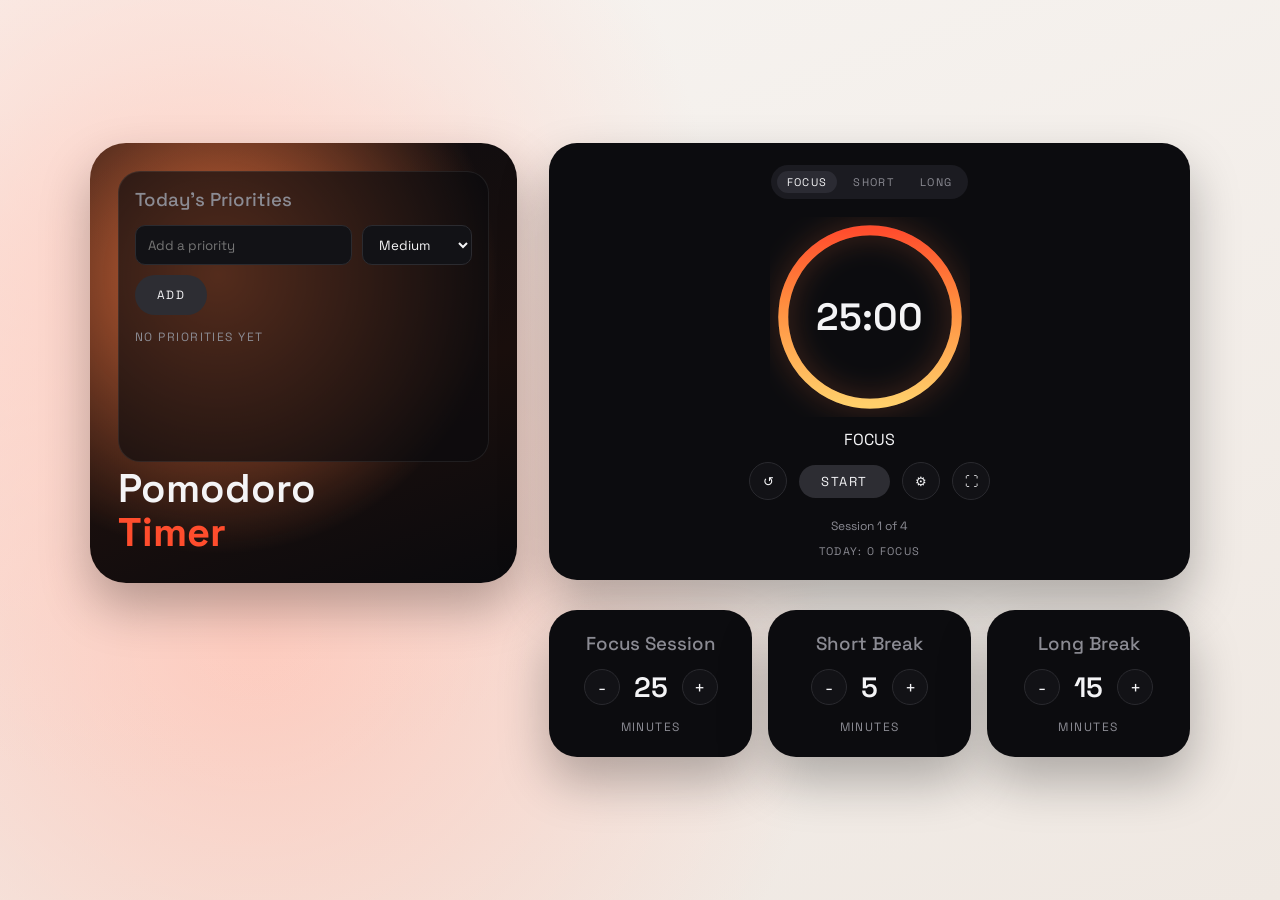
<file: pomodoro/index.html>
<!DOCTYPE html>
<html lang="en">
<head>
  <meta charset="UTF-8" />
  <meta name="viewport" content="width=device-width, initial-scale=1.0" />
  <title>Pomodoro Timer</title>
  <link rel="preconnect" href="https://fonts.googleapis.com" />
  <link rel="preconnect" href="https://fonts.gstatic.com" crossorigin />
  <link href="https://fonts.googleapis.com/css2?family=Space+Grotesk:wght@400;500;600;700&display=swap" rel="stylesheet" />
  <style>
    :root {
      --bg-1: #f7f4f1;
      --bg-2: #efe8e2;
      --card: #0c0c0f;
      --card-soft: #141418;
      --ring-track: #2a2a2e;
      --ring-hot: #ff4d2d;
      --ring-warm: #ff8a3d;
      --ring-cool: #ffcf6b;
      --muted: #8b8b93;
      --text: #f4f4f6;
      --accent: #ff4d2d;
      --shadow: 0 24px 50px rgba(0, 0, 0, 0.28);
      --radius: 28px;
    }

    body[data-theme="ember"] {
      --bg-1: #f7f4f1;
      --bg-2: #efe8e2;
      --card: #0c0c0f;
      --card-soft: #141418;
      --ring-track: #2a2a2e;
      --ring-hot: #ff4d2d;
      --ring-warm: #ff8a3d;
      --ring-cool: #ffcf6b;
      --muted: #8b8b93;
      --text: #f4f4f6;
      --accent: #ff4d2d;
    }

    body[data-theme="mint"] {
      --bg-1: #eef4f1;
      --bg-2: #e1efe9;
      --card: #0a1110;
      --card-soft: #131b1a;
      --ring-track: #24302e;
      --ring-hot: #38d39f;
      --ring-warm: #5dd9f7;
      --ring-cool: #a6f7e6;
      --muted: #7f9891;
      --text: #f2f6f5;
      --accent: #38d39f;
    }

    * {
      box-sizing: border-box;
      margin: 0;
      padding: 0;
      font-family: "Space Grotesk", sans-serif;
    }

    body {
      min-height: 100vh;
      background: radial-gradient(circle at 15% 30%, rgba(255, 208, 196, 0.9) 0%, transparent 42%),
        radial-gradient(circle at 20% 70%, rgba(255, 193, 178, 0.8) 0%, transparent 48%),
        linear-gradient(160deg, var(--bg-1), var(--bg-2));
      color: var(--text);
      display: flex;
      align-items: center;
      justify-content: center;
      padding: 32px;
    }

    body[data-theme="mint"] {
      background: radial-gradient(circle at 18% 28%, rgba(142, 241, 214, 0.55) 0%, transparent 45%),
        radial-gradient(circle at 22% 70%, rgba(99, 214, 255, 0.35) 0%, transparent 50%),
        linear-gradient(160deg, var(--bg-1), var(--bg-2));
    }

    .app {
      display: grid;
      grid-template-columns: 1fr 1.5fr;
      gap: 32px;
      max-width: 1100px;
      width: 100%;
    }

    .hero {
      background: radial-gradient(circle at 30% 30%, rgba(255, 122, 64, 0.85), transparent 65%),
        linear-gradient(160deg, #0c0c10, #1a0f0d 60%, #0a0a0d);
      border-radius: 36px;
      padding: 28px;
      box-shadow: var(--shadow);
      display: grid;
      gap: 5px;
      grid-template-rows: 1fr auto;
      height: 440px;
    }

    .hero h1 {
      font-size: clamp(28px, 3.2vw, 40px);
      line-height: 1.1;
      font-weight: 600;
    }

    .hero h1 span {
      color: var(--accent);
      font-weight: 700;
    }

    .hero-header {
      display: grid;
      gap: 10px;
      align-content: end;
      margin-top: auto;
    }

    .hero .todo-card {
      background: rgba(12, 12, 15, 0.65);
      border: 1px solid rgba(255, 255, 255, 0.08);
      box-shadow: none;
      padding: 16px;
      border-radius: 22px;
      margin-bottom: 5px;
      display: grid;
      grid-template-rows: auto auto minmax(0, 1fr);
      height: 100%;
      min-height: 0;
    }

    .hero .todo-list {
      max-height: none;
    }

    .panel {
      display: grid;
      margin-top: 6px;
      gap: 16px;
      grid-template-columns: repeat(3, minmax(0, 1fr));
    }

    .card {
      background: var(--card);
      border-radius: var(--radius);
      box-shadow: var(--shadow);
      padding: 22px;
      position: relative;
      overflow: hidden;
      /* min-height: 240px; */
    }

    .card.round {
      display: grid;
      place-items: center;
      gap: 12px;
      min-height: 310px;
    }

    .timer-wrap {
      width: 100%;
      display: grid;
      place-items: center;
      gap: 12px;
    }

    .ring {
      width: 200px;
      height: 200px;
      position: relative;
    }

    .ring svg {
      width: 100%;
      height: 100%;
      transform: rotate(-90deg);
    }

    #progressRing {
      transition: stroke-dashoffset 1s linear;
      filter: drop-shadow(0 0 8px rgba(255, 122, 64, 0.35));
    }

    .ring .time {
      position: absolute;
      inset: 0;
      display: grid;
      place-items: center;
      text-align: center;
      gap: 6px;
    }

    .mode-tabs {
      display: inline-flex;
      gap: 6px;
      padding: 6px;
      background: #1b1b21;
      border-radius: 999px;
      font-size: 11px;
      text-transform: uppercase;
      letter-spacing: 0.12em;
      margin-bottom: 6px;
    }

    .mode-tab {
      border: none;
      background: transparent;
      color: var(--muted);
      padding: 4px 10px;
      border-radius: 999px;
      cursor: pointer;
      font-size: 11px;
      letter-spacing: 0.12em;
      text-transform: uppercase;
    }

    .mode-tab.active {
      background: #2b2b33;
      color: var(--text);
    }

    .time .mode {
      font-size: 12px;
      letter-spacing: 0.16em;
      color: var(--muted);
    }

    .time .clock {
      font-size: 38px;
      font-weight: 600;
    }

    .dots {
      display: flex;
      gap: 6px;
      align-items: center;
    }

    .dot {
      width: 6px;
      height: 6px;
      border-radius: 999px;
      background: #333339;
    }

    .dot.active {
      background: var(--accent);
      box-shadow: 0 0 8px rgba(255, 77, 45, 0.6);
    }

    .controls {
      display: flex;
      align-items: center;
      gap: 12px;
    }

    .btn {
      background: #2d2d33;
      color: var(--text);
      border: none;
      border-radius: 999px;
      padding: 8px 22px;
      font-size: 13px;
      letter-spacing: 0.12em;
      text-transform: uppercase;
      cursor: pointer;
      transition: transform 0.2s ease, background 0.2s ease;
    }

    .btn:hover {
      background: #3a3a42;
      transform: translateY(-1px);
    }

    .icon-btn {
      width: 38px;
      height: 38px;
      border-radius: 50%;
      border: 1px solid #2a2a2f;
      background: #121216;
      color: var(--text);
      display: grid;
      place-items: center;
      cursor: pointer;
    }

    .icon-btn:hover {
      border-color: #3c3c42;
    }

    .mini-card {
      display: grid;
      gap: 14px;
      align-content: center;
      text-align: center;
      min-height: 140px;
    }

    .todo-card {
      display: grid;
      gap: 14px;
      min-height: 140px;
    }

    .todo-card h3 {
      font-weight: 500;
      color: var(--muted);
    }

    .todo-input {
      display: flex;
      gap: 10px;
      align-items: center;
      flex-wrap: wrap;
    }

    .todo-input input {
      padding: 10px 12px;
      border-radius: 10px;
      border: 1px solid #2b2b30;
      background: #121216;
      color: var(--text);
      height: 40px;
      flex: 1 1 200px;
    }

    .todo-input select {
      padding: 10px 12px;
      border-radius: 10px;
      border: 1px solid #2b2b30;
      background: #121216;
      color: var(--text);
      height: 40px;
      min-width: 110px;
      flex: 0 0 auto;
    }

    .todo-input button {
      border-radius: 999px;
      border: none;
      padding: 8px 16px;
      background: #2d2d33;
      color: var(--text);
      cursor: pointer;
      font-size: 12px;
      letter-spacing: 0.1em;
      text-transform: uppercase;
      height: 40px;
      min-width: 72px;
      flex: 0 0 auto;
    }

    .todo-list {
      display: flex;
      flex-direction: column;
      gap: 8px;
      justify-content: flex-start;
      overflow-y: auto;
      padding-right: 6px;
      min-height: 0;
    }

    .todo-list::-webkit-scrollbar,
    .settings::-webkit-scrollbar {
      width: 6px;
    }

    .todo-list::-webkit-scrollbar-track,
    .settings::-webkit-scrollbar-track {
      background: transparent;
    }

    .todo-list::-webkit-scrollbar-thumb,
    .settings::-webkit-scrollbar-thumb {
      background: rgba(255, 255, 255, 0.18);
      border-radius: 999px;
    }

    .todo-list,
    .settings {
      scrollbar-color: rgba(255, 255, 255, 0.18) transparent;
      scrollbar-width: thin;
    }

    .todo-item {
      display: grid;
      grid-template-columns: auto 1fr auto;
      gap: 10px;
      align-items: center;
      padding: 8px 10px;
      border-radius: 10px;
      background: #141418;
      font-size: 13px;
      height: 58px;
    }

    .todo-text {
      overflow: hidden;
      text-overflow: ellipsis;
      white-space: nowrap;
    }

    .todo-item input[type="checkbox"] {
      appearance: none;
      width: 18px;
      height: 18px;
      border-radius: 6px;
      border: 1px solid #2b2b30;
      background: #101015;
      display: grid;
      place-items: center;
      cursor: pointer;
    }

    .todo-item input[type="checkbox"]::after {
      content: "";
      width: 10px;
      height: 10px;
      border-radius: 3px;
      background: var(--accent);
      transform: scale(0);
      transition: transform 0.15s ease;
    }

    .todo-item input[type="checkbox"]:checked::after {
      transform: scale(1);
    }

    .todo-item.done .todo-text {
      text-decoration: line-through;
      color: var(--muted);
    }

    .todo-item button {
      background: transparent;
      border: none;
      color: var(--muted);
      cursor: pointer;
      font-size: 14px;
    }

    .toast-container {
      position: fixed;
      right: 24px;
      bottom: 24px;
      display: grid;
      gap: 10px;
      z-index: 999;
    }

    .toast {
      background: rgba(18, 18, 22, 0.92);
      color: var(--text);
      padding: 12px 16px;
      border-radius: 12px;
      box-shadow: var(--shadow);
      font-size: 12px;
      letter-spacing: 0.12em;
      text-transform: uppercase;
      animation: toastIn 0.3s ease;
    }

    @keyframes toastIn {
      from {
        opacity: 0;
        transform: translateY(10px);
      }
      to {
        opacity: 1;
        transform: translateY(0);
      }
    }

    .mini-card h3 {
      font-weight: 500;
      color: var(--muted);
    }

    .counter {
      display: flex;
      align-items: center;
      justify-content: center;
      gap: 14px;
    }

    .counter button {
      width: 36px;
      height: 36px;
      border-radius: 50%;
      border: 1px solid #2a2a2f;
      background: #121216;
      color: var(--text);
      cursor: pointer;
      font-size: 18px;
    }

    .counter span {
      font-size: 28px;
      font-weight: 600;
    }

    .settings {
      position: absolute;
      inset: 0;
      background: rgba(7, 7, 9, 0.92);
      display: none;
      padding: 24px;
      border-radius: var(--radius);
      backdrop-filter: blur(8px);
      overflow-y: auto;
    }

    .settings.active {
      display: grid;
      gap: 18px;
      align-content: start;
    }

    .settings header {
      display: flex;
      align-items: center;
      justify-content: space-between;
      color: var(--text);
    }

    .settings .pill {
      display: inline-flex;
      gap: 6px;
      padding: 6px;
      background: #1b1b21;
      border-radius: 999px;
      font-size: 12px;
      text-transform: uppercase;
      letter-spacing: 0.14em;
    }

    .settings .pill .pill-tab {
      padding: 6px 12px;
      border-radius: 999px;
      color: var(--muted);
      background: transparent;
      border: none;
      cursor: pointer;
      font-size: 12px;
      letter-spacing: 0.14em;
      text-transform: uppercase;
    }

    .settings .pill .pill-tab.active {
      background: #2b2b33;
      color: var(--text);
    }

    .settings-panel {
      display: none;
      gap: 14px;
    }

    .settings-panel.active {
      display: grid;
    }

    .setting-row {
      display: flex;
      align-items: center;
      justify-content: space-between;
      font-size: 14px;
      color: var(--text);
    }

    .setting-row label {
      color: var(--muted);
    }

    .setting-row input {
      width: 64px;
      padding: 6px 8px;
      border-radius: 8px;
      border: 1px solid #2b2b30;
      background: #121216;
      color: var(--text);
      text-align: center;
    }

    .setting-row select {
      width: 140px;
      padding: 6px 8px;
      border-radius: 8px;
      border: 1px solid #2b2b30;
      background: #121216;
      color: var(--text);
    }
    .timer{
      display: grid;
      gap: 24px;
    }

    body.fullscreen .hero,
    body.fullscreen .panel {
      display: none;
    }

    body.fullscreen .app {
      grid-template-columns: 1fr;
      max-width: 900px;
    }

    body.fullscreen .timer {
      place-items: center;
    }

    body.fullscreen .card.round {
      min-height: 420px;
    }

    .status {
      font-size: 12px;
      color: var(--muted);
      text-transform: uppercase;
      letter-spacing: 0.12em;
    }

    .footer {
      display: flex;
      gap: 12px;
      align-items: center;
      justify-content: center;
      margin-top: 6px;
      color: var(--muted);
      font-size: 12px;
    }

    .stats {
      margin-top: -2px;
      font-size: 11px;
      text-transform: uppercase;
      letter-spacing: 0.12em;
      color: var(--muted);
    }

    @media (max-width: 960px) {
      .app {
        grid-template-columns: 1fr;
      }

      .panel {
        grid-template-columns: 1fr;
      }

      .card {
        min-height: 60px;
      }
    }
  </style>
</head>
<body>
  <main class="app">
    <section class="hero">
      <div class="card todo-card">
        <h3>Today’s Priorities</h3>
        <div class="todo-input">
          <input id="todayPriorityInput" type="text" placeholder="Add a priority" />
          <select id="todayPriorityLevel" aria-label="Priority">
            <option value="high">High</option>
            <option value="med" selected>Medium</option>
            <option value="low">Low</option>
          </select>
          <button id="addPriorityBtn" type="button">Add</button>
        </div>
        <div class="todo-list" id="todayPriorityList"></div>
      </div>
      <div class="hero-header">
        <h1>Pomodoro<br /><span>Timer</span></h1>
      </div>
    </section>

    <section class="timer">
      <div class="card round">
        <div class="timer-wrap">
          <div class="mode-tabs" role="tablist">
            <button class="mode-tab active" type="button" data-mode="focus">Focus</button>
            <button class="mode-tab" type="button" data-mode="shortBreak">Short</button>
            <button class="mode-tab" type="button" data-mode="longBreak">Long</button>
          </div>
          <div class="ring">
            <svg viewBox="0 0 120 120">
              <defs>
                <linearGradient id="ringGradient" x1="0%" y1="0%" x2="100%" y2="0%">
                  <stop offset="0%" stop-color="var(--ring-cool)" />
                  <stop offset="60%" stop-color="var(--ring-warm)" />
                  <stop offset="100%" stop-color="var(--ring-hot)" />
                </linearGradient>
              </defs>
              <circle cx="60" cy="60" r="52" fill="none" stroke="var(--ring-track)" stroke-width="6" />
              <circle id="progressRing" cx="60" cy="60" r="52" fill="none" stroke="url(#ringGradient)" stroke-width="6" stroke-linecap="round" stroke-dasharray="327" stroke-dashoffset="0" />
            </svg>
            <div class="time">
              <div class="clock" id="timeDisplay">25:00</div>
            </div>
          </div>
          <div class="mode" id="modeLabel">FOCUS</div>
          <div class="controls">
            <button class="icon-btn" id="resetBtn" title="Reset">&#8634;</button>
            <button class="btn" id="toggleBtn">Start</button>
            <button class="icon-btn" id="settingsBtn" title="Settings">&#9881;</button>
            <button class="icon-btn" id="fullscreenBtn" title="Focus mode">&#x26F6;</button>
          </div>
          <div class="footer" id="cycleLabel">Session 1 of 4</div>
          <div class="stats" id="statsLabel">Today: 0 focus</div>
        </div>

        <div class="settings" id="settingsPanel">
          <header>
            <span>Settings</span>
            <button class="icon-btn" id="closeSettings" title="Close">&#10005;</button>
          </header>
          <div class="pill" role="tablist">
            <button class="pill-tab active" id="durationTab" type="button" data-panel="duration">Duration</button>
            <button class="pill-tab" id="notificationsTab" type="button" data-panel="notifications">Notifications</button>
          </div>
          <div class="settings-panel active" id="durationPanel" data-panel="duration">
            <div class="setting-row">
              <label for="focusInput">Focus Session</label>
              <input id="focusInput" type="number" min="5" max="90" step="1" value="25" />
            </div>
            <div class="setting-row">
              <label for="shortInput">Short Break</label>
              <input id="shortInput" type="number" min="1" max="30" step="1" value="5" />
            </div>
            <div class="setting-row">
              <label for="longInput">Long Break</label>
              <input id="longInput" type="number" min="5" max="60" step="1" value="15" />
            </div>
            <div class="setting-row">
              <label for="cycleInput">Long Break After</label>
              <input id="cycleInput" type="number" min="2" max="8" step="1" value="4" />
            </div>
            <div class="setting-row">
              <label for="themeSelect">Theme</label>
              <select id="themeSelect">
                <option value="ember">Ember</option>
                <option value="mint">Mint</option>
              </select>
            </div>
            <div class="setting-row">
              <label for="soundToggle">Sound</label>
              <input id="soundToggle" type="checkbox" />
            </div>
          </div>
          <div class="settings-panel" id="notificationsPanel" data-panel="notifications">
            <div class="setting-row">
              <label for="notifyToggle">Desktop Alerts</label>
              <input id="notifyToggle" type="checkbox" />
            </div>
            <div class="setting-row">
              <label for="autoStartToggle">Auto-start next</label>
              <input id="autoStartToggle" type="checkbox" />
            </div>
          </div>
          <button class="btn" id="saveSettings">Save</button>
        </div>
      </div>
    
    
        <section class="panel">
      <div class="card mini-card">
        <h3>Focus Session</h3>
        <div class="counter">
          <button id="focusMinus">-</button>
          <span id="focusMinutes">25</span>
          <button id="focusPlus">+</button>
        </div>
        <div class="status">Minutes</div>
      </div>

      <div class="card mini-card">
        <h3>Short Break</h3>
        <div class="counter">
          <button id="shortMinus">-</button>
          <span id="shortMinutes">5</span>
          <button id="shortPlus">+</button>
        </div>
        <div class="status">Minutes</div>
      </div>

      <div class="card mini-card">
        <h3>Long Break</h3>
        <div class="counter">
          <button id="longMinus">-</button>
          <span id="longMinutes">15</span>
          <button id="longPlus">+</button>
        </div>
        <div class="status">Minutes</div>
      </div>

    </section>
    </section>
  </main>

  <div class="toast-container" id="toastContainer"></div>

  <script>
    const defaults = {
      focus: 25,
      shortBreak: 5,
      longBreak: 15,
      longBreakAfter: 4,
      theme: "ember",
      sound: false,
      notify: false,
      autoStart: false
    };

    const state = {
      mode: "focus",
      remaining: defaults.focus * 60,
      duration: defaults.focus * 60,
      running: false,
      timer: null,
      sessionsCompleted: 0
    };

    const elements = {
      timeDisplay: document.getElementById("timeDisplay"),
      modeLabel: document.getElementById("modeLabel"),
      toggleBtn: document.getElementById("toggleBtn"),
      resetBtn: document.getElementById("resetBtn"),
      settingsBtn: document.getElementById("settingsBtn"),
      fullscreenBtn: document.getElementById("fullscreenBtn"),
      settingsPanel: document.getElementById("settingsPanel"),
      closeSettings: document.getElementById("closeSettings"),
      saveSettings: document.getElementById("saveSettings"),
      focusInput: document.getElementById("focusInput"),
      shortInput: document.getElementById("shortInput"),
      longInput: document.getElementById("longInput"),
      cycleInput: document.getElementById("cycleInput"),
      themeSelect: document.getElementById("themeSelect"),
      soundToggle: document.getElementById("soundToggle"),
      notifyToggle: document.getElementById("notifyToggle"),
      autoStartToggle: document.getElementById("autoStartToggle"),
      progressRing: document.getElementById("progressRing"),
      cycleLabel: document.getElementById("cycleLabel"),
      statsLabel: document.getElementById("statsLabel"),
      toastContainer: document.getElementById("toastContainer"),
      todayPriorityList: document.getElementById("todayPriorityList"),
      todayPriorityInput: document.getElementById("todayPriorityInput"),
      todayPriorityLevel: document.getElementById("todayPriorityLevel"),
      addPriorityBtn: document.getElementById("addPriorityBtn"),
      focusMinutes: document.getElementById("focusMinutes"),
      shortMinutes: document.getElementById("shortMinutes"),
      longMinutes: document.getElementById("longMinutes")
    };

    const counters = [
      { minus: "focusMinus", plus: "focusPlus", key: "focus", valueEl: elements.focusMinutes, min: 5, max: 90 },
      { minus: "shortMinus", plus: "shortPlus", key: "shortBreak", valueEl: elements.shortMinutes, min: 1, max: 30 },
      { minus: "longMinus", plus: "longPlus", key: "longBreak", valueEl: elements.longMinutes, min: 5, max: 60 }
    ];

    const ringLength = 2 * Math.PI * 52;
    elements.progressRing.style.strokeDasharray = ringLength.toFixed(0);

    function loadSettings() {
      const saved = JSON.parse(localStorage.getItem("pomodoroSettings") || "{}");
      const settings = { ...defaults, ...saved };
      elements.focusInput.value = settings.focus;
      elements.shortInput.value = settings.shortBreak;
      elements.longInput.value = settings.longBreak;
      elements.cycleInput.value = settings.longBreakAfter;
      elements.themeSelect.value = settings.theme || "ember";
      elements.soundToggle.checked = settings.sound;
      elements.notifyToggle.checked = settings.notify;
      elements.autoStartToggle.checked = settings.autoStart;
      elements.focusMinutes.textContent = settings.focus;
      elements.shortMinutes.textContent = settings.shortBreak;
      elements.longMinutes.textContent = settings.longBreak;
      applyTheme(elements.themeSelect.value);
      updateStatsLabel();
      return settings;
    }

    let settings = loadSettings();

    function saveSettings() {
      settings = {
        focus: clampNumber(parseInt(elements.focusInput.value, 10), 5, 90),
        shortBreak: clampNumber(parseInt(elements.shortInput.value, 10), 1, 30),
        longBreak: clampNumber(parseInt(elements.longInput.value, 10), 5, 60),
        longBreakAfter: clampNumber(parseInt(elements.cycleInput.value, 10), 2, 8),
        theme: elements.themeSelect.value || "ember",
        sound: elements.soundToggle.checked,
        notify: elements.notifyToggle.checked,
        autoStart: elements.autoStartToggle.checked
      };
      localStorage.setItem("pomodoroSettings", JSON.stringify(settings));
      applyTheme(settings.theme);
      ensureNotificationPermission();
      elements.focusMinutes.textContent = settings.focus;
      elements.shortMinutes.textContent = settings.shortBreak;
      elements.longMinutes.textContent = settings.longBreak;
      resetTimer("focus");
    }

    function clampNumber(value, min, max) {
      if (Number.isNaN(value)) return min;
      return Math.min(Math.max(value, min), max);
    }

    function formatTime(totalSeconds) {
      const minutes = Math.floor(totalSeconds / 60);
      const seconds = totalSeconds % 60;
      return `${String(minutes).padStart(2, "0")}:${String(seconds).padStart(2, "0")}`;
    }

    function updateRing() {
      const ratio = state.remaining / state.duration;
      const offset = ringLength - ringLength * ratio;
      elements.progressRing.style.strokeDashoffset = offset.toFixed(2);
    }

    function updateLabels() {
      const labels = {
        focus: "FOCUS",
        shortBreak: "SHORT BREAK",
        longBreak: "LONG BREAK"
      };
      const label = labels[state.mode];
      elements.modeLabel.textContent = label;
      elements.cycleLabel.textContent = `Session ${(state.sessionsCompleted % settings.longBreakAfter) + 1} of ${settings.longBreakAfter}`;
      document.querySelectorAll(".mode-tab").forEach((tab) => {
        tab.classList.toggle("active", tab.dataset.mode === state.mode);
      });
    }

    function tick() {
      if (!state.running) return;
      state.remaining -= 1;
      if (state.remaining <= 0) {
        handleSessionEnd();
        return;
      }
      render();
    }

    function startTimer() {
      if (state.running) return;
      state.running = true;
      elements.toggleBtn.textContent = "Pause";
      state.timer = setInterval(tick, 1000);
    }

    function pauseTimer() {
      state.running = false;
      elements.toggleBtn.textContent = "Start";
      if (state.timer) {
        clearInterval(state.timer);
        state.timer = null;
      }
    }

    function resetTimer(nextMode = state.mode) {
      pauseTimer();
      state.mode = nextMode;
      if (nextMode === "focus") state.sessionsCompleted = state.sessionsCompleted;
      const minutes = getModeMinutes(nextMode);
      state.duration = minutes * 60;
      state.remaining = state.duration;
      render();
    }

    function getModeMinutes(mode) {
      if (mode === "focus") return settings.focus;
      if (mode === "shortBreak") return settings.shortBreak;
      return settings.longBreak;
    }

    function handleSessionEnd() {
      pauseTimer();
      if (settings.sound) {
        playBeep();
      }
      if (settings.notify) {
        sendNotification();
      }
      showToast(`${elements.modeLabel.textContent} complete`);
      if (state.mode === "focus") {
        state.sessionsCompleted += 1;
        incrementStats();
        const isLongBreak = state.sessionsCompleted % settings.longBreakAfter === 0;
        resetTimer(isLongBreak ? "longBreak" : "shortBreak");
      } else {
        resetTimer("focus");
      }
      if (settings.autoStart) {
        startTimer();
      }
    }

    function render() {
      elements.timeDisplay.textContent = formatTime(state.remaining);
      updateRing();
      updateLabels();
    }

    function toggleSettings(show) {
      elements.settingsPanel.classList.toggle("active", show);
    }

    function applyTheme(theme) {
      document.body.setAttribute("data-theme", theme || "ember");
    }

    function ensureNotificationPermission() {
      if (!settings.notify || !("Notification" in window)) return;
      if (Notification.permission === "default") {
        Notification.requestPermission();
      }
    }

    function sendNotification() {
      if (!("Notification" in window)) return;
      if (Notification.permission !== "granted") return;
      new Notification("Pomodoro", { body: `${elements.modeLabel.textContent} complete.` });
    }

    function showToast(message) {
      const toast = document.createElement("div");
      toast.className = "toast";
      toast.textContent = message;
      elements.toastContainer.appendChild(toast);
      setTimeout(() => {
        toast.remove();
      }, 3000);
    }

    function getTrackerTasks() {
      return JSON.parse(localStorage.getItem("emTasksMinimal") || "[]");
    }

    function setTrackerTasks(items) {
      localStorage.setItem("emTasksMinimal", JSON.stringify(items));
      renderTodayPriorities();
    }

    function addTrackerPriority(text, priority) {
      const trimmed = text.trim();
      if (!trimmed) return;
      const now = Date.now();
      const tasks = getTrackerTasks();
      tasks.unshift({
        id: now,
        text: trimmed.slice(0, 160),
        section: "today",
        priority: ["high", "med", "low"].includes(priority) ? priority : "med",
        status: "todo",
        assignee: "",
        owner: "",
        due: "",
        createdAt: now,
        updatedAt: now,
        done: false
      });
      setTrackerTasks(tasks);
      elements.todayPriorityInput.value = "";
    }

    function toggleTrackerTask(id) {
      const tasks = getTrackerTasks();
      const now = Date.now();
      const next = tasks.map((task) => (task.id === id ? { ...task, done: !task.done, updatedAt: now } : task));
      setTrackerTasks(next);
    }

    function renderTodayPriorities() {
      const tasks = getTrackerTasks().filter((task) => task.section === "today");
      elements.todayPriorityList.innerHTML = "";
      if (!tasks.length) {
        const empty = document.createElement("div");
        empty.className = "status";
        empty.textContent = "No priorities yet";
        elements.todayPriorityList.appendChild(empty);
        return;
      }
      tasks.forEach((task) => {
        const item = document.createElement("div");
        item.className = `todo-item${task.done ? " done" : ""}`;
        const checkbox = document.createElement("input");
        checkbox.type = "checkbox";
        checkbox.checked = task.done;
        checkbox.addEventListener("change", () => toggleTrackerTask(task.id));
        const text = document.createElement("div");
        text.className = "todo-text";
        text.textContent = task.text;
        item.appendChild(checkbox);
        item.appendChild(text);
        elements.todayPriorityList.appendChild(item);
      });
    }

    function getStats() {
      const today = new Date().toISOString().slice(0, 10);
      const stored = JSON.parse(localStorage.getItem("pomodoroStats") || "{}");
      if (stored.date !== today) {
        return { date: today, focusCount: 0 };
      }
      return stored;
    }

    function setStats(stats) {
      localStorage.setItem("pomodoroStats", JSON.stringify(stats));
      updateStatsLabel();
    }

    function incrementStats() {
      const stats = getStats();
      stats.focusCount += 1;
      setStats(stats);
    }

    function updateStatsLabel() {
      const stats = getStats();
      elements.statsLabel.textContent = `Today: ${stats.focusCount} focus`;
    }

    function adjustSetting(key, delta, min, max) {
      settings[key] = clampNumber(settings[key] + delta, min, max);
      localStorage.setItem("pomodoroSettings", JSON.stringify(settings));
      elements.focusMinutes.textContent = settings.focus;
      elements.shortMinutes.textContent = settings.shortBreak;
      elements.longMinutes.textContent = settings.longBreak;
      elements.focusInput.value = settings.focus;
      elements.shortInput.value = settings.shortBreak;
      elements.longInput.value = settings.longBreak;
      resetTimer("focus");
    }

    function playBeep() {
      const ctx = new (window.AudioContext || window.webkitAudioContext)();
      const osc = ctx.createOscillator();
      const gain = ctx.createGain();
      osc.type = "sine";
      osc.frequency.value = 660;
      gain.gain.value = 0.12;
      osc.connect(gain).connect(ctx.destination);
      osc.start();
      osc.stop(ctx.currentTime + 0.25);
    }

    elements.toggleBtn.addEventListener("click", () => {
      if (state.running) {
        pauseTimer();
      } else {
        startTimer();
      }
    });

    elements.resetBtn.addEventListener("click", () => resetTimer("focus"));
    elements.settingsBtn.addEventListener("click", () => toggleSettings(true));
    elements.closeSettings.addEventListener("click", () => toggleSettings(false));
    elements.saveSettings.addEventListener("click", () => {
      saveSettings();
      toggleSettings(false);
    });

    elements.themeSelect.addEventListener("change", (event) => {
      applyTheme(event.target.value);
    });

    elements.notifyToggle.addEventListener("change", () => {
      settings.notify = elements.notifyToggle.checked;
      if (settings.notify) {
        ensureNotificationPermission();
      }
    });

    elements.addPriorityBtn.addEventListener("click", () => {
      addTrackerPriority(elements.todayPriorityInput.value, elements.todayPriorityLevel.value);
    });
    elements.todayPriorityInput.addEventListener("keydown", (event) => {
      if (event.key === "Enter") {
        addTrackerPriority(elements.todayPriorityInput.value, elements.todayPriorityLevel.value);
      }
    });


    elements.fullscreenBtn.addEventListener("click", () => {
      const isFullscreen = Boolean(document.fullscreenElement);
      if (!isFullscreen) {
        document.documentElement.requestFullscreen();
      } else {
        document.exitFullscreen();
      }
    });

    document.addEventListener("fullscreenchange", () => {
      document.body.classList.toggle("fullscreen", Boolean(document.fullscreenElement));
    });

    const tabs = document.querySelectorAll(".pill-tab");
    const panels = document.querySelectorAll(".settings-panel");

    tabs.forEach((tab) => {
      tab.addEventListener("click", () => {
        const target = tab.dataset.panel;
        tabs.forEach((item) => item.classList.toggle("active", item === tab));
        panels.forEach((panel) => panel.classList.toggle("active", panel.dataset.panel === target));
      });
    });

    counters.forEach((counter) => {
      document.getElementById(counter.minus).addEventListener("click", () => adjustSetting(counter.key, -1, counter.min, counter.max));
      document.getElementById(counter.plus).addEventListener("click", () => adjustSetting(counter.key, 1, counter.min, counter.max));
    });

    document.querySelectorAll(".mode-tab").forEach((tab) => {
      tab.addEventListener("click", () => {
        resetTimer(tab.dataset.mode);
      });
    });

    document.addEventListener("keydown", (event) => {
      if (event.target && ["INPUT", "SELECT", "TEXTAREA"].includes(event.target.tagName)) return;
      if (event.code === "Space") {
        event.preventDefault();
        if (state.running) {
          pauseTimer();
        } else {
          startTimer();
        }
      }
      if (event.key.toLowerCase() === "r") {
        resetTimer("focus");
      }
      if (event.key === "1") resetTimer("focus");
      if (event.key === "2") resetTimer("shortBreak");
      if (event.key === "3") resetTimer("longBreak");
    });

    renderTodayPriorities();
    render();
  </script>
</body>
</html>
</file>
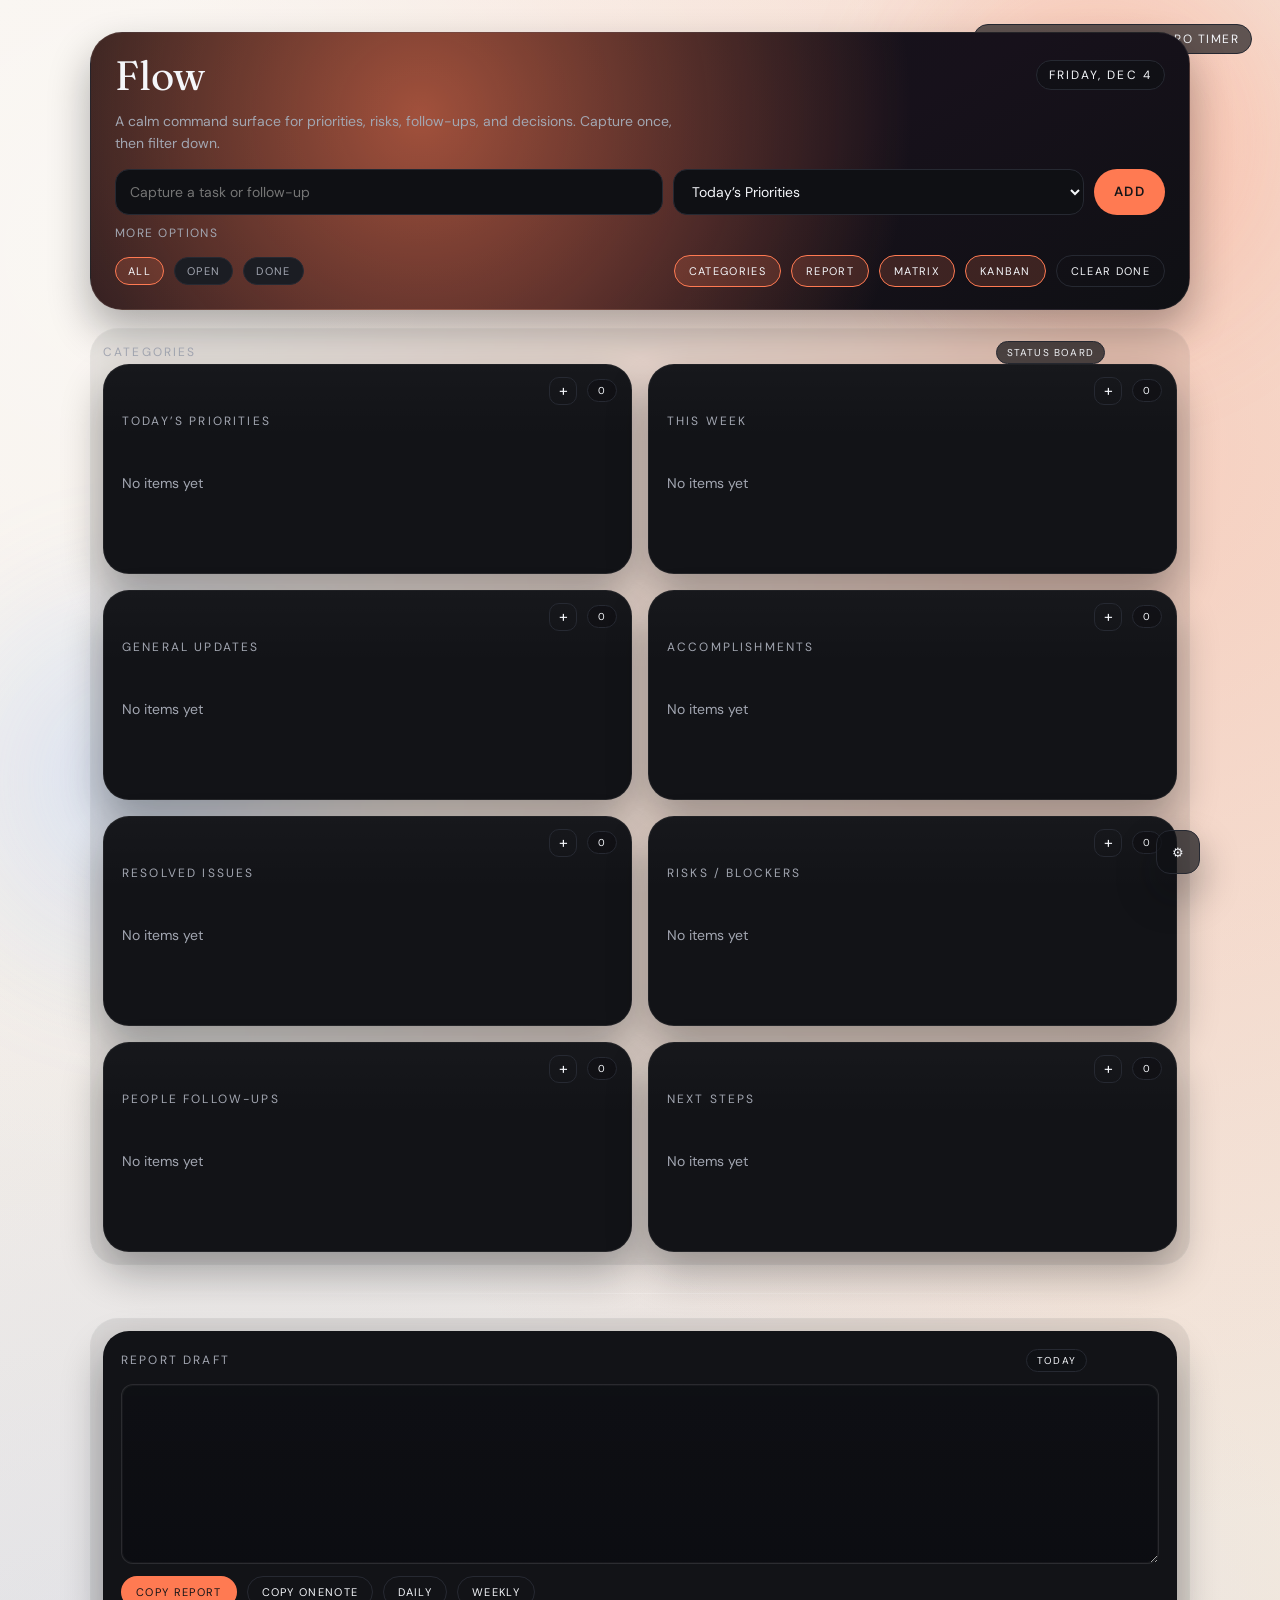
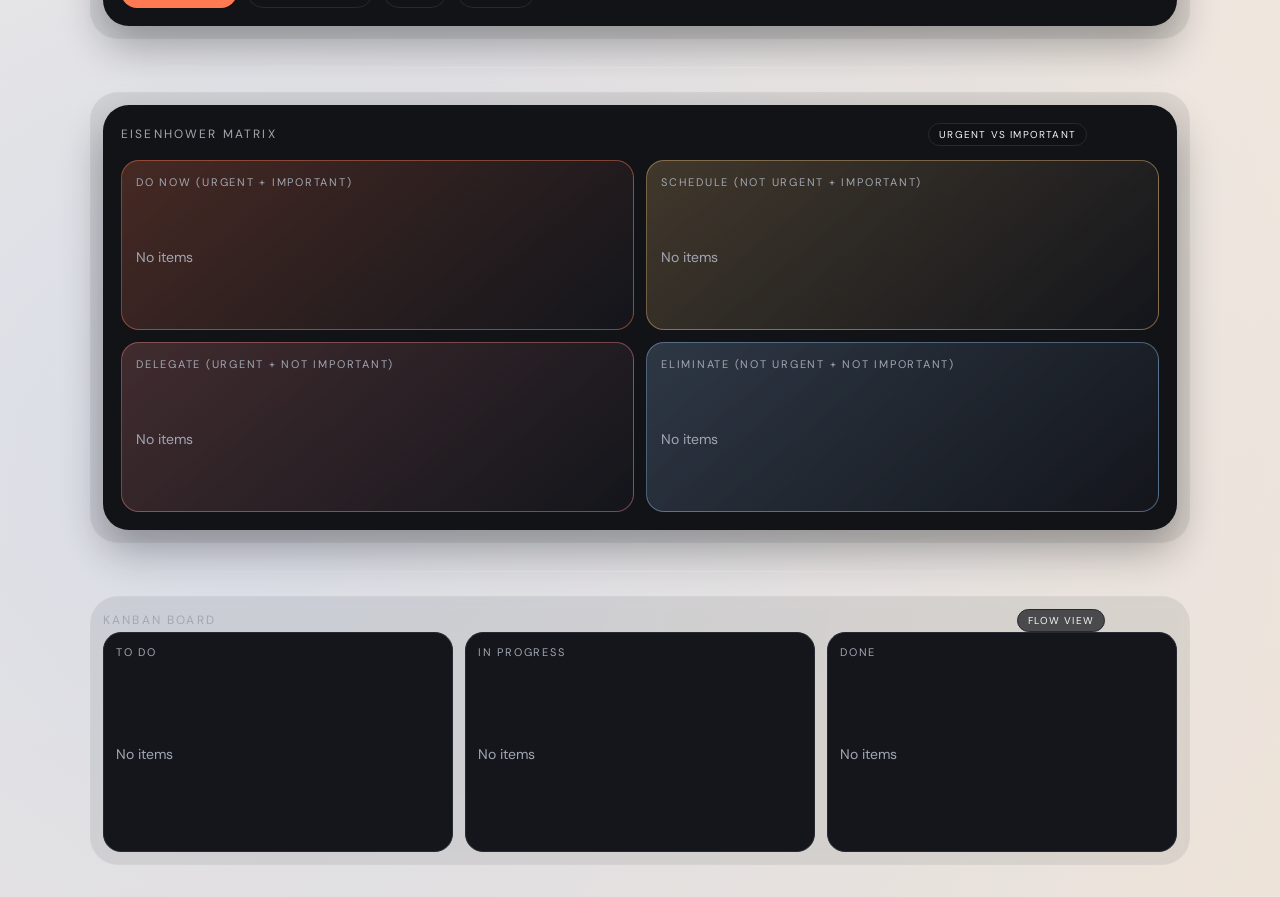
<file: flow/flow_old.html>
<!DOCTYPE html>
<html lang="en">
<head>
  <meta charset="UTF-8" />
  <meta name="viewport" content="width=device-width, initial-scale=1.0" />
  <title>Flow</title>
  <link rel="preconnect" href="https://fonts.googleapis.com" />
  <link rel="preconnect" href="https://fonts.gstatic.com" crossorigin />
  <link href="https://fonts.googleapis.com/css2?family=DM+Sans:wght@400;500;600;700&family=Fraunces:opsz,wght@9..144,600&display=swap" rel="stylesheet" />
  <style>
    :root {
      --mist: #f7f2ec;
      --sand: #efe4d9;
      --card: #121317;
      --card-soft: #1b1d23;
      --stroke: #262932;
      --muted: #a2a6b1;
      --text: #f4f6fa;
      --accent: #ff7a52;
      --accent-soft: rgba(255, 122, 82, 0.18);
      --shadow: 0 20px 42px rgba(10, 11, 15, 0.32);
      --radius: 26px;
    }

    body[data-theme="ocean"] {
      --mist: #e8f1f4;
      --sand: #cfe2ea;
      --card: #0f141a;
      --card-soft: #182029;
      --stroke: #273341;
      --muted: #9aa5b3;
      --text: #f1f5fb;
      --accent: #49b7ff;
      --accent-soft: rgba(73, 183, 255, 0.18);
      --shadow: 0 20px 42px rgba(8, 12, 16, 0.3);
    }

    body[data-theme="sage"] {
      --mist: #edf3ee;
      --sand: #d7e4da;
      --card: #101614;
      --card-soft: #1a221f;
      --stroke: #2a362f;
      --muted: #9aa7a0;
      --text: #f2f6f3;
      --accent: #66d19e;
      --accent-soft: rgba(102, 209, 158, 0.18);
      --shadow: 0 20px 42px rgba(8, 12, 10, 0.3);
    }

    body[data-theme="dusk"] {
      --mist: #efe8f4;
      --sand: #d9cfe7;
      --card: #14101b;
      --card-soft: #201a2c;
      --stroke: #30283f;
      --muted: #a79bb6;
      --text: #f6f1fb;
      --accent: #ff9b6a;
      --accent-soft: rgba(255, 155, 106, 0.18);
      --shadow: 0 20px 42px rgba(10, 8, 14, 0.32);
    }

    * {
      box-sizing: border-box;
      margin: 0;
      padding: 0;
      font-family: "DM Sans", sans-serif;
    }

    body {
      min-height: 100vh;
      background:
        radial-gradient(circle at 10% 10%, rgba(255, 255, 255, 0.45) 0%, transparent 38%),
        radial-gradient(circle at 88% 18%, rgba(255, 122, 82, 0.25) 0%, transparent 46%),
        radial-gradient(circle at 18% 82%, rgba(127, 176, 255, 0.22) 0%, transparent 52%),
        linear-gradient(140deg, var(--mist), var(--sand));
      color: var(--text);
      padding: 32px;
      display: flex;
      justify-content: center;
      align-items: flex-start;
      position: relative;
      overflow-x: hidden;
    }

    body::before,
    body::after {
      content: "";
      position: fixed;
      inset: auto;
      width: 520px;
      height: 520px;
      border-radius: 50%;
      filter: blur(45px);
      opacity: 0.55;
      z-index: 0;
      pointer-events: none;
    }

    body::before {
      top: -120px;
      right: -80px;
      background: radial-gradient(circle, rgba(255, 122, 82, 0.6), rgba(255, 122, 82, 0) 70%);
    }

    body::after {
      bottom: -140px;
      left: -120px;
      background: radial-gradient(circle, rgba(127, 176, 255, 0.5), rgba(127, 176, 255, 0) 70%);
    }

    body[data-theme="ocean"]::before {
      background: radial-gradient(circle, rgba(73, 183, 255, 0.55), rgba(73, 183, 255, 0) 70%);
    }

    body[data-theme="ocean"]::after {
      background: radial-gradient(circle, rgba(115, 219, 255, 0.45), rgba(115, 219, 255, 0) 70%);
    }

    body[data-theme="sage"]::before {
      background: radial-gradient(circle, rgba(102, 209, 158, 0.5), rgba(102, 209, 158, 0) 70%);
    }

    body[data-theme="sage"]::after {
      background: radial-gradient(circle, rgba(152, 223, 192, 0.4), rgba(152, 223, 192, 0) 70%);
    }

    body[data-theme="dusk"]::before {
      background: radial-gradient(circle, rgba(255, 155, 106, 0.5), rgba(255, 155, 106, 0) 70%);
    }

    body[data-theme="dusk"]::after {
      background: radial-gradient(circle, rgba(190, 130, 255, 0.45), rgba(190, 130, 255, 0) 70%);
    }

    .shell {
      width: 100%;
      max-width: 1100px;
      display: grid;
      gap: 18px;
      align-content: start;
      position: relative;
      z-index: 1;
    }

    .topbar {
      background: radial-gradient(circle at 30% 30%, rgba(255, 122, 82, 0.6), transparent 62%),
        linear-gradient(150deg, #131419, #17111b 60%, #0f1014);
      border-radius: 32px;
      padding: 22px 24px;
      box-shadow: var(--shadow);
      display: grid;
      gap: 14px;
      align-self: start;
      position: relative;
      border: 1px solid rgba(255, 255, 255, 0.08);
    }

    .top-link {
      position: fixed;
      top: 24px;
      right: 28px;
      font-size: 12px;
      letter-spacing: 0.12em;
      text-transform: uppercase;
      color: var(--text);
      text-decoration: none;
      background: rgba(15, 16, 20, 0.65);
      border: 1px solid var(--stroke);
      border-radius: 999px;
      padding: 6px 12px;
      transition: transform 0.15s ease, border-color 0.15s ease;
    }

    .theme-toggle {
      position: fixed;
      right: clamp(22px, calc((100vw - 1100px) / 2 + 18px), 80px);
      bottom: 26px;
      width: 44px;
      height: 44px;
      border-radius: 14px;
      border: 1px solid var(--stroke);
      background: rgba(15, 16, 20, 0.7);
      color: var(--text);
      display: grid;
      place-items: center;
      cursor: pointer;
      box-shadow: var(--shadow);
      z-index: 2;
    }


    .theme-toggle:hover {
      border-color: var(--accent);
      transform: translateY(-1px);
    }

    .top-link:hover {
      transform: translateY(-1px);
      border-color: var(--accent);
    }

    .title-row {
      display: flex;
      align-items: center;
      justify-content: space-between;
      gap: 12px;
    }

    .title {
      font-family: "Fraunces", serif;
      font-size: clamp(30px, 3.2vw, 42px);
      line-height: 1;
    }
    .report {
      background: var(--card);
      border-radius: var(--radius);
      padding: 18px;
      box-shadow: var(--shadow);
      display: grid;
      gap: 12px;
    }

    .report-animate {
      animation: reportPulse 0.4s ease;
    }

    @keyframes reportPulse {
      0% {
        transform: translateY(0);
      }
      40% {
        transform: translateY(-2px);
      }
      100% {
        transform: translateY(0);
      }
    }

    .report textarea {
      width: 100%;
      min-height: 180px;
      background: linear-gradient(180deg, rgba(15, 16, 20, 0.95), rgba(12, 13, 18, 0.98));
      border: 1px solid rgba(255, 255, 255, 0.12);
      border-radius: 12px;
      padding: 12px;
      color: var(--text);
      font-size: 13px;
      line-height: 1.6;
      letter-spacing: 0.02em;
      box-shadow: inset 0 0 0 1px rgba(255, 255, 255, 0.04);
      resize: vertical;
    }

    .report-actions {
      display: flex;
      align-items: center;
      gap: 10px;
      flex-wrap: wrap;
    }

    .report-actions button {
      border-radius: 999px;
      border: 1px solid var(--stroke);
      background: transparent;
      color: var(--text);
      padding: 8px 14px;
      font-size: 11px;
      letter-spacing: 0.12em;
      text-transform: uppercase;
      cursor: pointer;
    }

    .report-actions button.primary {
      background: var(--accent);
      border-color: transparent;
      color: #151518;
    }

    .matrix {
      background: var(--card);
      border-radius: var(--radius);
      padding: 18px;
      box-shadow: var(--shadow);
      display: grid;
      gap: 14px;
    }

    .matrix-grid {
      display: grid;
      grid-template-columns: repeat(2, minmax(0, 1fr));
      gap: 12px;
    }

    .quadrant {
      border-radius: 18px;
      padding: 14px;
      display: grid;
      gap: 10px;
      min-height: 170px;
      background: #14161c;
      border: 1px solid var(--stroke);
    }

    .quadrant.q1 {
      background: linear-gradient(140deg, rgba(255, 122, 82, 0.22), rgba(20, 22, 28, 0.95));
      border-color: rgba(255, 122, 82, 0.45);
    }

    .quadrant.q2 {
      background: linear-gradient(140deg, rgba(255, 206, 128, 0.2), rgba(20, 22, 28, 0.95));
      border-color: rgba(255, 206, 128, 0.4);
    }

    .quadrant.q3 {
      background: linear-gradient(140deg, rgba(255, 145, 145, 0.2), rgba(20, 22, 28, 0.95));
      border-color: rgba(255, 145, 145, 0.4);
    }

    .quadrant.q4 {
      background: linear-gradient(140deg, rgba(159, 205, 255, 0.2), rgba(20, 22, 28, 0.95));
      border-color: rgba(159, 205, 255, 0.4);
    }

    .quadrant-title {
      text-transform: uppercase;
      letter-spacing: 0.16em;
      font-size: 11px;
      color: var(--muted);
    }

    .matrix-list {
      display: grid;
      gap: 8px;
      max-height: 140px;
      overflow-y: auto;
      padding-right: 6px;
    }

    .matrix-item {
      font-size: 13px;
      display: flex;
      align-items: center;
      justify-content: space-between;
      gap: 8px;
      padding: 8px 10px;
      border-radius: 10px;
      background: rgba(14, 15, 19, 0.8);
    }

    .subtitle {
      color: var(--muted);
      font-size: 14px;
      max-width: 560px;
      line-height: 1.6;
    }

    .capture {
      display: grid;
      gap: 10px;
    }

    .capture-row {
      display: grid;
      grid-template-columns: 1fr auto;
      gap: 10px;
    }

    .capture-row {
      display: grid;
      grid-template-columns: 1.2fr 0.9fr auto;
      gap: 10px;
    }

    .capture-row input,
    .capture-row select {
      background: #0f1014;
      border: 1px solid var(--stroke);
      border-radius: 14px;
      padding: 12px 14px;
      color: var(--text);
      font-size: 14px;
    }

    .capture-row button {
      border: none;
      border-radius: 999px;
      padding: 12px 20px;
      background: var(--accent);
      color: #151518;
      font-weight: 600;
      letter-spacing: 0.1em;
      text-transform: uppercase;
      cursor: pointer;
    }

    .options-toggle {
      display: flex;
      gap: 8px;
      align-items: center;
      font-size: 12px;
      letter-spacing: 0.12em;
      text-transform: uppercase;
      color: var(--muted);
      cursor: pointer;
    }

    .options {
      display: none;
      grid-template-columns: 0.8fr 0.8fr 1fr 1fr;
      gap: 10px;
    }

    .options.active {
      display: grid;
    }

    .options input,
    .options select {
      background: #0f1014;
      border: 1px solid var(--stroke);
      border-radius: 12px;
      padding: 10px 12px;
      color: var(--text);
      font-size: 13px;
    }

    .options input[type="date"] {
      color-scheme: dark;
    }

    .meta {
      display: flex;
      align-items: center;
      justify-content: space-between;
      gap: 12px;
      color: var(--muted);
      font-size: 12px;
      text-transform: uppercase;
      letter-spacing: 0.18em;
    }

    #todayLabel {
      font-size: 12px;
      letter-spacing: 0.18em;
      text-transform: uppercase;
      padding: 6px 12px;
      border-radius: 999px;
      border: 1px solid var(--stroke);
      background: rgba(15, 16, 20, 0.7);
      color: var(--text);
    }

    .filters {
      display: flex;
      gap: 10px;
      flex-wrap: wrap;
    }

    .chip {
      background: var(--card-soft);
      border: 1px solid var(--stroke);
      color: var(--muted);
      padding: 6px 12px;
      border-radius: 999px;
      font-size: 11px;
      letter-spacing: 0.12em;
      text-transform: uppercase;
      cursor: pointer;
    }

    .chip.active {
      color: var(--text);
      border-color: var(--accent);
      background: var(--accent-soft);
    }

    .ghost {
      background: transparent;
      border: 1px solid var(--stroke);
      color: var(--text);
      padding: 8px 14px;
      border-radius: 999px;
      font-size: 11px;
      letter-spacing: 0.12em;
      text-transform: uppercase;
      cursor: pointer;
    }

    .ghost.active {
      border-color: var(--accent);
      background: var(--accent-soft);
      color: var(--text);
    }

    .section-divider {
      height: 1px;
      background: linear-gradient(90deg, transparent, rgba(255, 255, 255, 0.26), transparent);
      margin: 10px 0 6px;
    }

    .section-shell {
      background: rgba(12, 13, 18, 0.08);
      border: 1px solid rgba(255, 255, 255, 0.06);
      border-radius: 28px;
      padding: 12px;
      backdrop-filter: blur(6px);
    }

    .is-hidden {
      display: none !important;
    }

    .ghost.copied {
      border-color: var(--accent);
      color: #151518;
      background: var(--accent);
      animation: pulse 0.35s ease;
    }

    @keyframes pulse {
      0% {
        transform: scale(1);
      }
      50% {
        transform: scale(1.03);
      }
      100% {
        transform: scale(1);
      }
    }

    .board {
      display: grid;
      grid-template-columns: repeat(2, minmax(0, 1fr));
      gap: 16px;
    }

    .section {
      background: var(--card);
      border-radius: var(--radius);
      padding: 18px;
      box-shadow: var(--shadow);
      display: grid;
      gap: 12px;
      min-height: 210px;
      position: relative;
      border: 1px solid rgba(255, 255, 255, 0.06);
      background-image: linear-gradient(180deg, rgba(255, 255, 255, 0.02), transparent 35%);
    }


    .section-header {
      display: flex;
      align-items: center;
      justify-content: space-between;
      text-transform: uppercase;
      letter-spacing: 0.18em;
      font-size: 12px;
      color: var(--muted);
      padding-right: 72px;
    }

    .section-add {
      display: flex;
      gap: 8px;
      align-items: center;
    }

    .section-add.is-hidden {
      display: none;
    }

    .section-add-toggle {
      border: 1px solid var(--stroke);
      background: transparent;
      color: var(--text);
      width: 28px;
      height: 28px;
      border-radius: 10px;
      display: grid;
      place-items: center;
      font-size: 16px;
      cursor: pointer;
      position: absolute;
      top: 12px;
      right: 54px;
    }

    .section-add-toggle.active {
      border-color: var(--accent);
      background: var(--accent-soft);
      color: var(--text);
      box-shadow: 0 0 0 2px rgba(255, 122, 82, 0.12);
    }

    .section-add input {
      background: #0f1014;
      border: 1px solid var(--stroke);
      border-radius: 999px;
      padding: 6px 12px;
      color: var(--text);
      font-size: 12px;
      min-width: 160px;
    }

    .section-add button {
      border: 1px solid var(--stroke);
      background: transparent;
      color: var(--text);
      padding: 6px 10px;
      border-radius: 999px;
      font-size: 10px;
      letter-spacing: 0.12em;
      text-transform: uppercase;
      cursor: pointer;
    }

    .section-header span,
    .section-count {
      color: var(--text);
      border: 1px solid var(--stroke);
      border-radius: 999px;
      padding: 4px 10px;
      font-size: 10px;
      letter-spacing: 0.12em;
      background: rgba(15, 16, 20, 0.7);
    }

    .section-count {
      position: absolute;
      top: 14px;
      right: 14px;
    }

    .section-list {
      display: grid;
      gap: 8px;
      max-height: 190px;
      overflow-y: auto;
      padding-right: 6px;
    }

    .kanban {
      display: grid;
      grid-template-columns: repeat(3, minmax(0, 1fr));
      gap: 12px;
    }

    .kanban-col {
      background: #14161c;
      border: 1px solid var(--stroke);
      border-radius: 18px;
      padding: 12px;
      display: grid;
      gap: 10px;
      min-height: 220px;
    }

    .kanban-title {
      text-transform: uppercase;
      letter-spacing: 0.16em;
      font-size: 11px;
      color: var(--muted);
    }

    .kanban-list {
      display: grid;
      gap: 8px;
      max-height: 220px;
      overflow-y: auto;
      padding-right: 6px;
    }

    .task {
      display: grid;
      grid-template-columns: auto 1fr auto auto;
      gap: 10px;
      align-items: center;
      background: #14161c;
      border-radius: 12px;
      padding: 10px 12px;
      font-size: 13px;
      height: 58px;
    }

    .task.done .task-text {
      text-decoration: line-through;
      color: var(--muted);
    }

    .task-meta {
      display: flex;
      gap: 8px;
      font-size: 11px;
      color: var(--muted);
    }

    .pill {
      border: 1px solid var(--stroke);
      padding: 2px 8px;
      border-radius: 999px;
      font-size: 10px;
      text-transform: uppercase;
      letter-spacing: 0.1em;
    }

    .pill.high {
      border-color: rgba(255, 122, 82, 0.6);
      color: #ffd5c6;
    }

    .pill.med {
      border-color: rgba(255, 206, 128, 0.5);
      color: #ffe6b5;
    }

    .pill.low {
      border-color: rgba(159, 205, 255, 0.5);
      color: #cfe4ff;
    }

    .task input[type="checkbox"] {
      appearance: none;
      width: 18px;
      height: 18px;
      border-radius: 6px;
      border: 1px solid var(--stroke);
      background: #0f1014;
      display: grid;
      place-items: center;
      cursor: pointer;
    }

    .task input[type="checkbox"]::after {
      content: "";
      width: 10px;
      height: 10px;
      border-radius: 3px;
      background: var(--accent);
      transform: scale(0);
      transition: transform 0.15s ease;
    }

    .task input[type="checkbox"]:checked::after {
      transform: scale(1);
    }

    .task button {
      background: transparent;
      border: none;
      color: var(--muted);
      cursor: pointer;
      font-size: 14px;
      width: 28px;
      height: 28px;
      display: grid;
      place-items: center;
      border-radius: 8px;
    }

    .task-text {
      overflow: hidden;
      text-overflow: ellipsis;
      white-space: nowrap;
    }

    .section-list::-webkit-scrollbar {
      width: 6px;
    }

    .section-list::-webkit-scrollbar-track {
      background: transparent;
    }

    .section-list::-webkit-scrollbar-thumb {
      background: rgba(255, 255, 255, 0.18);
      border-radius: 999px;
    }

    .section-list {
      scrollbar-color: rgba(255, 255, 255, 0.18) transparent;
      scrollbar-width: thin;
    }

    @media (max-width: 1100px) {
      .board {
        grid-template-columns: 1fr;
      }

      .options {
        grid-template-columns: 1fr 1fr;
      }

      .kanban {
        grid-template-columns: 1fr;
      }
    }
  </style>
</head>
<body>
  <main class="shell">
    <a class="top-link" href="https://rdparihar.github.io/rdtool/pomodoro/" target="_blank" rel="noopener">Want Focus, Try Pomodoro Timer</a>
    <header class="topbar">
      <div class="title-row">
        <div class="title">Flow</div>
        <div id="todayLabel"></div>
      </div>
      <div class="subtitle">
        A calm command surface for priorities, risks, follow-ups, and decisions. Capture once, then filter down.
      </div>
      <div class="capture">
        <div class="capture-row">
          <input id="taskInput" type="text" placeholder="Capture a task or follow-up" />
          <select id="sectionSelect"></select>
          <button id="addTaskBtn" type="button">Add</button>
        </div>
        <div class="options-toggle" id="optionsToggle">More options</div>
        <div class="options" id="optionsPanel">
          <select id="prioritySelect">
            <option value="high">High</option>
            <option value="med" selected>Medium</option>
            <option value="low">Low</option>
          </select>
          <select id="statusSelect">
            <option value="todo" selected>To Do</option>
            <option value="doing">In Progress</option>
            <option value="done">Done</option>
          </select>
          <input id="ownerInput" type="text" placeholder="Owner" />
          <input id="dueInput" type="date" />
        </div>
      </div>
      <div class="meta">
        <div class="filters" id="statusFilters"></div>
        <div class="filters">
          <button class="ghost" id="boardToggle" type="button">Categories</button>
          <button class="ghost" id="reportToggle" type="button">Report</button>
          <button class="ghost" id="matrixToggle" type="button">Matrix</button>
          <button class="ghost" id="kanbanToggle" type="button">Kanban</button>
          <button class="ghost" id="clearDoneBtn" type="button">Clear Done</button>
        </div>
      </div>
    </header>

    <div class="section-shell" id="boardShell">
      <div class="section-header">
        <div>Categories</div>
        <span>Status Board</span>
      </div>
      <section class="board" id="board"></section>
    </div>
    <div class="section-divider"></div>
    <div class="section-shell" id="reportShell">
      <section class="report" id="reportPanel">
      <div class="section-header">
        <div>Report Draft</div>
        <span id="reportRangeLabel">Today</span>
      </div>
      <textarea id="reportOutput" readonly></textarea>
      <div class="report-actions">
        <button class="primary" id="copyReportBtn" type="button">Copy Report</button>
        <button id="copyReportOneNoteBtn" type="button">Copy OneNote</button>
        <button id="dailyReportBtn" type="button">Daily</button>
        <button id="weeklyReportBtn" type="button">Weekly</button>
      </div>
      </section>
    </div>
    <div class="section-divider"></div>
    <div class="section-shell" id="matrixShell">
      <section class="matrix" id="matrixPanel">
      <div class="section-header">
        <div>Eisenhower Matrix</div>
        <span>Urgent vs Important</span>
      </div>
      <div class="matrix-grid">
        <div class="quadrant q1">
          <div class="quadrant-title">Do Now (Urgent + Important)</div>
          <div class="matrix-list" id="q1List"></div>
        </div>
        <div class="quadrant q2">
          <div class="quadrant-title">Schedule (Not Urgent + Important)</div>
          <div class="matrix-list" id="q2List"></div>
        </div>
        <div class="quadrant q3">
          <div class="quadrant-title">Delegate (Urgent + Not Important)</div>
          <div class="matrix-list" id="q3List"></div>
        </div>
        <div class="quadrant q4">
          <div class="quadrant-title">Eliminate (Not Urgent + Not Important)</div>
          <div class="matrix-list" id="q4List"></div>
        </div>
      </div>
      </section>
    </div>
    <div class="section-divider"></div>
    <div class="section-shell" id="kanbanShell">
      <div class="section-header">
        <div>Kanban Board</div>
        <span>Flow View</span>
      </div>
      <section class="kanban" id="kanbanBoard">
        <div class="kanban-col">
          <div class="kanban-title">To Do</div>
          <div class="kanban-list" id="kanbanTodo"></div>
        </div>
        <div class="kanban-col">
          <div class="kanban-title">In Progress</div>
          <div class="kanban-list" id="kanbanDoing"></div>
        </div>
        <div class="kanban-col">
          <div class="kanban-title">Done</div>
          <div class="kanban-list" id="kanbanDone"></div>
        </div>
      </section>
    </div>
  </main>
  <button class="theme-toggle" id="themeToggle" type="button" aria-label="Toggle theme">⚙</button>

  <script>
    let lastReportHtml = "";
    let lastReportHtmlOneNote = "";
    const themeToggle = document.getElementById("themeToggle");
    const sections = [
      { id: "today", title: "Today’s Priorities" },
      { id: "week", title: "This Week" },
      { id: "general", title: "General Updates" },
      { id: "accomplishments", title: "Accomplishments" },
      { id: "resolved", title: "Resolved Issues" },
      { id: "risks", title: "Risks / Blockers" },
      { id: "people", title: "People Follow-ups" },
      { id: "next", title: "Next Steps" }
    ];

    const filters = {
      status: "all"
    };

    const elements = {
      taskInput: document.getElementById("taskInput"),
      sectionSelect: document.getElementById("sectionSelect"),
      prioritySelect: document.getElementById("prioritySelect"),
      statusSelect: document.getElementById("statusSelect"),
      ownerInput: document.getElementById("ownerInput"),
      dueInput: document.getElementById("dueInput"),
      addTaskBtn: document.getElementById("addTaskBtn"),
      board: document.getElementById("board"),
      todayLabel: document.getElementById("todayLabel"),
      statusFilters: document.getElementById("statusFilters"),
      clearDoneBtn: document.getElementById("clearDoneBtn"),
      optionsToggle: document.getElementById("optionsToggle"),
      optionsPanel: document.getElementById("optionsPanel"),
      reportToggle: document.getElementById("reportToggle"),
      boardToggle: document.getElementById("boardToggle"),
      matrixToggle: document.getElementById("matrixToggle"),
      kanbanToggle: document.getElementById("kanbanToggle"),
      reportPanel: document.getElementById("reportPanel"),
      reportShell: document.getElementById("reportShell"),
      boardShell: document.getElementById("boardShell"),
      matrixShell: document.getElementById("matrixShell"),
      kanbanShell: document.getElementById("kanbanShell"),
      reportOutput: document.getElementById("reportOutput"),
      reportRangeLabel: document.getElementById("reportRangeLabel"),
      copyReportBtn: document.getElementById("copyReportBtn"),
      copyReportOneNoteBtn: document.getElementById("copyReportOneNoteBtn"),
      dailyReportBtn: document.getElementById("dailyReportBtn"),
      weeklyReportBtn: document.getElementById("weeklyReportBtn"),
      q1List: document.getElementById("q1List"),
      q2List: document.getElementById("q2List"),
      q3List: document.getElementById("q3List"),
      q4List: document.getElementById("q4List"),
      kanbanTodo: document.getElementById("kanbanTodo"),
      kanbanDoing: document.getElementById("kanbanDoing"),
      kanbanDone: document.getElementById("kanbanDone")
    };

    function getStore(key, fallback) {
      const stored = JSON.parse(localStorage.getItem(key) || "null");
      return stored ?? fallback;
    }

    function setStore(key, value) {
      localStorage.setItem(key, JSON.stringify(value));
    }

    function formatDate() {
      return new Date().toLocaleDateString(undefined, { weekday: "long", month: "short", day: "numeric" });
    }

    function formatWeekRange() {
      const now = new Date();
      const day = now.getDay();
      const diff = now.getDate() - day + (day === 0 ? -6 : 1);
      const start = new Date(now.setDate(diff));
      const end = new Date(start);
      end.setDate(start.getDate() + 6);
      const fmt = (d) => d.toLocaleDateString(undefined, { month: "short", day: "numeric" });
      return `${fmt(start)} - ${fmt(end)}`;
    }

    function buildSelectOptions() {
      elements.sectionSelect.innerHTML = "";
      sections.forEach((section) => {
        const option = document.createElement("option");
        option.value = section.id;
        option.textContent = section.title;
        elements.sectionSelect.appendChild(option);
      });
      elements.sectionSelect.value = "today";
    }

    function setTodayDate() {
      const today = new Date();
      const yyyy = today.getFullYear();
      const mm = String(today.getMonth() + 1).padStart(2, "0");
      const dd = String(today.getDate()).padStart(2, "0");
      elements.dueInput.value = `${yyyy}-${mm}-${dd}`;
    }

    function getTasks() {
      return getStore("emTasksMinimal", []);
    }

    function setTasks(tasks) {
      setStore("emTasksMinimal", tasks);
      render();
    }

    function addTask() {
      const text = elements.taskInput.value.trim();
      if (!text) return;
      const task = {
        id: Date.now(),
        text,
        section: elements.sectionSelect.value,
        priority: elements.prioritySelect.value,
        status: elements.statusSelect.value,
        owner: elements.ownerInput.value.trim(),
        due: elements.dueInput.value,
        done: false
      };
      const tasks = getTasks();
      tasks.unshift(task);
      setTasks(tasks);
      elements.taskInput.value = "";
      elements.ownerInput.value = "";
      elements.dueInput.value = "";
      elements.statusSelect.value = "todo";
      elements.taskInput.focus();
    }

    function addTaskToSection(sectionId, input) {
      const text = input.value.trim();
      if (!text) return;
      const task = {
        id: Date.now(),
        text,
        section: sectionId,
        priority: elements.prioritySelect.value,
        status: elements.statusSelect.value,
        owner: elements.ownerInput.value.trim(),
        due: elements.dueInput.value,
        done: false
      };
      const tasks = getTasks();
      tasks.unshift(task);
      setTasks(tasks);
      input.value = "";
      input.focus();
    }

    function toggleTask(id) {
      const tasks = getTasks();
      const next = tasks.map((task) => (task.id === id ? { ...task, done: !task.done } : task));
      setTasks(next);
    }

    function removeTask(id) {
      const tasks = getTasks().filter((task) => task.id !== id);
      setTasks(tasks);
    }

    function editTask(id) {
      const tasks = getTasks();
      const current = tasks.find((task) => task.id === id);
      if (!current) return;
      const text = window.prompt("Edit task", current.text);
      if (text === null) return;
      const owner = window.prompt("Owner", current.owner || "");
      if (owner === null) return;
      const due = window.prompt("Due date (YYYY-MM-DD)", current.due || "");
      if (due === null) return;
      const priority = window.prompt("Priority (high, med, low)", current.priority || "med");
      if (priority === null) return;
      const status = window.prompt("Status (todo, doing, done)", current.status || "todo");
      if (status === null) return;
      const section = window.prompt("Category", current.section || "today");
      if (section === null) return;

      const next = tasks.map((task) => {
        if (task.id !== id) return task;
        return {
          ...task,
          text: text.trim() || task.text,
          owner: owner.trim(),
          due: due.trim(),
          priority: ["high", "med", "low"].includes(priority) ? priority : task.priority,
          status: ["todo", "doing", "done"].includes(status) ? status : task.status,
          section: section.trim() || task.section
        };
      });
      setTasks(next);
    }

    function clearDone() {
      const tasks = getTasks().filter((task) => !task.done);
      setTasks(tasks);
    }

    function passesFilters(task) {
      return filters.status === "all" || (filters.status === "open" && !task.done) || (filters.status === "done" && task.done);
    }

    function renderFilters() {
      const statusOptions = [
        { id: "all", label: "All" },
        { id: "open", label: "Open" },
        { id: "done", label: "Done" }
      ];

      elements.statusFilters.innerHTML = "";
      statusOptions.forEach((option) => {
        const chip = document.createElement("button");
        chip.type = "button";
        chip.className = `chip${filters.status === option.id ? " active" : ""}`;
        chip.textContent = option.label;
        chip.addEventListener("click", () => {
          filters.status = option.id;
          render();
        });
        elements.statusFilters.appendChild(chip);
      });
    }

    function renderBoard() {
      const tasks = getTasks();
      elements.board.innerHTML = "";
      sections.forEach((section) => {
        const card = document.createElement("div");
        card.className = "section";
        const header = document.createElement("div");
        header.className = "section-header";

        const title = document.createElement("div");
        title.textContent = section.title;

        const addWrap = document.createElement("div");
        addWrap.className = "section-add is-hidden";
        const addInput = document.createElement("input");
        addInput.type = "text";
        addInput.placeholder = "Add item";
        const addBtn = document.createElement("button");
        addBtn.type = "button";
        addBtn.textContent = "Add";
        addBtn.addEventListener("click", () => addTaskToSection(section.id, addInput));
        addInput.addEventListener("keydown", (event) => {
          if (event.key === "Enter") addTaskToSection(section.id, addInput);
        });
        const count = document.createElement("span");
        count.className = "section-count";
        count.textContent = tasks.filter((task) => task.section === section.id && passesFilters(task)).length;
        addWrap.appendChild(addInput);
        addWrap.appendChild(addBtn);

        const addToggle = document.createElement("button");
        addToggle.type = "button";
        addToggle.className = "section-add-toggle";
        addToggle.textContent = "+";
        addToggle.addEventListener("click", () => {
          const isHidden = addWrap.classList.toggle("is-hidden");
          addToggle.classList.toggle("active", !isHidden);
          addToggle.textContent = isHidden ? "+" : "-";
          if (!isHidden) {
            addInput.focus();
          }
        });

        header.appendChild(title);
        header.appendChild(addWrap);

        const list = document.createElement("div");
        list.className = "section-list";
        const filtered = tasks.filter((task) => task.section === section.id && passesFilters(task));

        if (!filtered.length) {
          const empty = document.createElement("div");
          empty.className = "subtitle";
          empty.textContent = "No items yet";
          list.appendChild(empty);
        } else {
          filtered.forEach((task) => {
            const row = document.createElement("div");
            row.className = `task${task.done ? " done" : ""}`;
            const checkbox = document.createElement("input");
            checkbox.type = "checkbox";
            checkbox.checked = task.done;
            checkbox.addEventListener("change", () => toggleTask(task.id));
            const textWrap = document.createElement("div");
            textWrap.className = "task-text";
            textWrap.textContent = task.text;
            const meta = document.createElement("div");
            meta.className = "task-meta";
            if (task.owner) {
              const owner = document.createElement("span");
              owner.textContent = task.owner;
              meta.appendChild(owner);
            }
            if (task.due) {
              const due = document.createElement("span");
              due.textContent = task.due;
              meta.appendChild(due);
            }
            const category = document.createElement("span");
            category.className = "pill";
            category.textContent = section.title;
            meta.appendChild(category);
            const priority = document.createElement("span");
            priority.className = `pill ${task.priority}`;
            priority.textContent = task.priority;
            meta.appendChild(priority);

            const stack = document.createElement("div");
            stack.style.display = "grid";
            stack.style.gap = "4px";
            stack.appendChild(textWrap);
            stack.appendChild(meta);

            const edit = document.createElement("button");
            edit.type = "button";
            edit.textContent = "✎";
            edit.addEventListener("click", () => editTask(task.id));
            const remove = document.createElement("button");
            remove.type = "button";
            remove.textContent = "✕";
            remove.addEventListener("click", () => removeTask(task.id));

            row.appendChild(checkbox);
            row.appendChild(stack);
            row.appendChild(edit);
            row.appendChild(remove);
            list.appendChild(row);
          });
        }

        card.appendChild(header);
        card.appendChild(addToggle);
        card.appendChild(count);
        card.appendChild(list);
        elements.board.appendChild(card);
      });
    }

    function render() {
      renderFilters();
      renderBoard();
      renderMatrix();
      renderKanban();
    }

    function toggleSection(button, element) {
      const isHidden = element.classList.toggle("is-hidden");
      button.classList.toggle("active", !isHidden);
    }

    function showKanban() {
      elements.kanbanShell.classList.remove("is-hidden");
      elements.kanbanToggle.classList.add("active");
    }

    function isUrgent(task) {
      if (!task.due) return false;
      const today = new Date();
      const dueDate = new Date(task.due + "T00:00:00");
      const diffDays = Math.ceil((dueDate - today) / (1000 * 60 * 60 * 24));
      return diffDays <= 2;
    }

    function isImportant(task) {
      return task.priority === "high" || task.priority === "med";
    }

    function renderMatrixList(container, items) {
      container.innerHTML = "";
      if (!items.length) {
        const empty = document.createElement("div");
        empty.className = "subtitle";
        empty.textContent = "No items";
        container.appendChild(empty);
        return;
      }
      items.slice(0, 6).forEach((task) => {
        const row = document.createElement("div");
        row.className = "matrix-item";
        row.textContent = task.text;
        container.appendChild(row);
      });
    }

    function renderMatrix() {
      const tasks = getTasks().filter((task) => !task.done);
      const q1 = tasks.filter((task) => isUrgent(task) && isImportant(task));
      const q2 = tasks.filter((task) => !isUrgent(task) && isImportant(task));
      const q3 = tasks.filter((task) => isUrgent(task) && !isImportant(task));
      const q4 = tasks.filter((task) => !isUrgent(task) && !isImportant(task));

      renderMatrixList(elements.q1List, q1);
      renderMatrixList(elements.q2List, q2);
      renderMatrixList(elements.q3List, q3);
      renderMatrixList(elements.q4List, q4);
    }

    function renderKanbanList(container, items) {
      container.innerHTML = "";
      if (!items.length) {
        const empty = document.createElement("div");
        empty.className = "subtitle";
        empty.textContent = "No items";
        container.appendChild(empty);
        return;
      }
      items.slice(0, 8).forEach((task) => {
        const row = document.createElement("div");
        row.className = "matrix-item";
        row.textContent = task.text;
        container.appendChild(row);
      });
    }

    function renderKanban() {
      const tasks = getTasks();
      const todo = tasks.filter((task) => (task.status || "todo") === "todo" && !task.done);
      const doing = tasks.filter((task) => (task.status || "todo") === "doing" && !task.done);
      const done = tasks.filter((task) => (task.status || "todo") === "done" || task.done);
      renderKanbanList(elements.kanbanTodo, todo);
      renderKanbanList(elements.kanbanDoing, doing);
      renderKanbanList(elements.kanbanDone, done);
    }

    function buildReport(rangeLabel) {
      const tasks = getTasks();
      const openTasks = tasks.filter((task) => !task.done);
      const doneTasks = tasks.filter((task) => task.done);
      const todayLabel = formatDate();
      const weekLabel = formatWeekRange();
      const rangeSuffix = rangeLabel === "This Week" ? weekLabel : todayLabel;

      const formatTaskLine = (task) => {
        const owner = task.owner ? ` (Owner: ${task.owner})` : "";
        const due = task.due ? ` [Due ${task.due}]` : "";
        return `- ${task.text}${owner}${due}`;
      };

      const bySection = (list) => sections.map((section) => {
        const items = list.filter((task) => task.section === section.id);
        if (!items.length) return null;
        const lines = items.map(formatTaskLine);
        return `${section.title}\n${lines.join("\n")}`;
      }).filter(Boolean).join("\n\n");

      const wins = doneTasks.filter((task) => task.section === "accomplishments");
      const risks = openTasks.filter((task) => task.section === "risks");
      const nextSteps = openTasks.filter((task) => task.section === "next");
      const summaryLine = `Summary: ${openTasks.length} open, ${doneTasks.length} done`;

      const executive = [
        "Executive Summary",
        summaryLine,
        "",
        "Wins:",
        wins.length ? wins.map(formatTaskLine).join("\n") : "- None",
        "",
        "Risks / Blockers:",
        risks.length ? risks.map(formatTaskLine).join("\n") : "- None",
        "",
        "Next Steps:",
        nextSteps.length ? nextSteps.map(formatTaskLine).join("\n") : "- None"
      ].join("\n");

      const detailed = [
        "Open Items (By Category):",
        bySection(openTasks) || "- None",
        "",
        "Completed (By Category):",
        bySection(doneTasks) || "- None"
      ].join("\n");

      const report = [
        `Status Report — ${rangeLabel} (${rangeSuffix})`,
        "",
        executive,
        rangeLabel === "This Week" ? "" : `\n${detailed}`
      ].join("\n");

      elements.reportOutput.value = report;
      lastReportHtml = buildReportHtml(rangeLabel, rangeSuffix, openTasks, doneTasks);
      lastReportHtmlOneNote = buildReportHtmlOneNote(rangeLabel, rangeSuffix, openTasks, doneTasks);
      triggerReportAnimation();
    }

    function triggerReportAnimation() {
      elements.reportPanel.classList.remove("report-animate");
      void elements.reportPanel.offsetWidth;
      elements.reportPanel.classList.add("report-animate");
    }

    function escapeHtml(value) {
      return value
        .replace(/&/g, "&amp;")
        .replace(/</g, "&lt;")
        .replace(/>/g, "&gt;")
        .replace(/"/g, "&quot;")
        .replace(/'/g, "&#39;");
    }

    function buildReportHtml(rangeLabel, rangeSuffix, openTasks, doneTasks) {
      const pill = (text, color) => `
        <span style="display:inline-block;border-radius:999px;border:1px solid ${color};padding:2px 8px;font-size:10px;letter-spacing:0.08em;text-transform:uppercase;">
          ${text}
        </span>
      `;
      const priorityPill = (priority) => {
        const p = (priority || "med").toLowerCase();
        const color = p === "high" ? "#ff7a52" : p === "low" ? "#7fb0ff" : "#f4c27a";
        return pill(`P:${p.toUpperCase()}`, color);
      };
      const renderList = (items) => {
        if (!items.length) return "<div style=\"color:#7f8592;\">None</div>";
        const lines = items.map((task) => {
          const due = task.due ? pill(`DUE ${task.due}`, "#2d3440") : "";
          const owner = task.owner ? pill(task.owner, "#2d3440") : "";
          return `
            <div style="padding:8px 10px;border-radius:10px;background:#11131a;margin-bottom:6px;">
              <div style="font-weight:600;">${escapeHtml(task.text)}</div>
              <div style="margin-top:6px;display:flex;gap:6px;flex-wrap:wrap;">
                ${priorityPill(task.priority)}
                ${due}
                ${owner}
              </div>
            </div>
          `;
        }).join("");
        return `<div>${lines}</div>`;
      };
      const bySection = (list) => sections.map((section) => {
        const items = list.filter((task) => task.section === section.id);
        if (!items.length) return "";
        return `
          <div style="margin-top:12px;">
            <div style="font-size:12px;letter-spacing:0.12em;text-transform:uppercase;color:#7f8592;">${escapeHtml(section.title)}</div>
            ${renderList(items)}
          </div>
        `;
      }).filter(Boolean).join("");

      const wins = doneTasks.filter((task) => task.section === "accomplishments");
      const risks = openTasks.filter((task) => task.section === "risks");
      const nextSteps = openTasks.filter((task) => task.section === "next");

      const executive = `
        <div style="margin-top:12px;">
          <div style="font-size:12px;letter-spacing:0.12em;text-transform:uppercase;color:#7f8592;">Executive Summary</div>
          <div style="margin:6px 0 10px;color:#c7cbd6;">Summary: ${openTasks.length} open, ${doneTasks.length} done</div>
        </div>
        <div style="margin-top:10px;">
          <div style="font-size:12px;letter-spacing:0.12em;text-transform:uppercase;color:#7f8592;">Wins</div>
          ${renderList(wins)}
        </div>
        <div style="margin-top:10px;">
          <div style="font-size:12px;letter-spacing:0.12em;text-transform:uppercase;color:#7f8592;">Risks / Blockers</div>
          ${renderList(risks)}
        </div>
        <div style="margin-top:10px;">
          <div style="font-size:12px;letter-spacing:0.12em;text-transform:uppercase;color:#7f8592;">Next Steps</div>
          ${renderList(nextSteps)}
        </div>
      `;

      const detailed = rangeLabel === "This Week" ? "" : `
        <div style="margin-top:16px;">
          <div style="font-size:12px;letter-spacing:0.12em;text-transform:uppercase;color:#7f8592;">Open Items (By Category)</div>
          ${bySection(openTasks) || "<div style=\\\"color:#7f8592;\\\">None</div>"}
        </div>
        <div style="margin-top:16px;">
          <div style="font-size:12px;letter-spacing:0.12em;text-transform:uppercase;color:#7f8592;">Completed (By Category)</div>
          ${bySection(doneTasks) || "<div style=\\\"color:#7f8592;\\\">None</div>"}
        </div>
      `;

      return `
        <div style="font-family: 'DM Sans', Arial, sans-serif; color:#e8eaf0; background:#0f1014; padding:12px 14px; border-radius:12px;">
          <div style="font-size:16px;font-weight:600;">Status Report — ${escapeHtml(rangeLabel)}</div>
          <div style="color:#7f8592;margin-top:4px;">${escapeHtml(rangeSuffix)}</div>
          ${executive}
          ${detailed}
        </div>
      `;
    }

    function buildReportHtmlOneNote(rangeLabel, rangeSuffix, openTasks, doneTasks) {
      const renderLine = (task) => {
        const status = task.done ? "Done" : (task.status || "todo");
        const owner = task.owner ? `Owner: ${escapeHtml(task.owner)}` : "Owner: -";
        const due = task.due ? `Due: ${escapeHtml(task.due)}` : "Due: -";
        const priority = task.priority ? task.priority.toUpperCase() : "MED";
        return `
          <div style="margin-bottom:6px;">
            <div style="font-weight:600; color:#2b2b2b;">${escapeHtml(task.text)}</div>
            <div style="color:#5a5a5a; font-size:12px;">
              ${owner} · ${due} · Priority: ${priority} · Status: ${escapeHtml(status)}
            </div>
          </div>
        `;
      };
      const renderList = (items) => {
        if (!items.length) return "<div style=\"color:#6b6b6b;\">None</div>";
        return `<div>${items.map(renderLine).join("")}</div>`;
      };
      const bySection = (list) => sections.map((section) => {
        const items = list.filter((task) => task.section === section.id);
        if (!items.length) return "";
        return `
          <div style="margin-top:12px;">
            <div style="font-size:12px;letter-spacing:0.12em;text-transform:uppercase;color:#6b6b6b;">${escapeHtml(section.title)}</div>
            ${renderList(items)}
          </div>
        `;
      }).filter(Boolean).join("");

      const wins = doneTasks.filter((task) => task.section === "accomplishments");
      const risks = openTasks.filter((task) => task.section === "risks");
      const nextSteps = openTasks.filter((task) => task.section === "next");

      const executive = `
        <div style="margin-top:12px;">
          <div style="font-size:12px;letter-spacing:0.12em;text-transform:uppercase;color:#6b6b6b;">Executive Summary</div>
          <div style="margin:6px 0 10px;color:#4b4b4b;">Summary: ${openTasks.length} open, ${doneTasks.length} done</div>
        </div>
        <div style="margin-top:10px;">
          <div style="font-size:12px;letter-spacing:0.12em;text-transform:uppercase;color:#6b6b6b;">Wins</div>
          ${renderList(wins)}
        </div>
        <div style="margin-top:10px;">
          <div style="font-size:12px;letter-spacing:0.12em;text-transform:uppercase;color:#6b6b6b;">Risks / Blockers</div>
          ${renderList(risks)}
        </div>
        <div style="margin-top:10px;">
          <div style="font-size:12px;letter-spacing:0.12em;text-transform:uppercase;color:#6b6b6b;">Next Steps</div>
          ${renderList(nextSteps)}
        </div>
      `;

      const detailed = rangeLabel === "This Week" ? "" : `
        <div style="margin-top:16px;">
          <div style="font-size:12px;letter-spacing:0.12em;text-transform:uppercase;color:#6b6b6b;">Open Items (By Category)</div>
          ${bySection(openTasks) || "<div style=\\\"color:#6b6b6b;\\\">None</div>"}
        </div>
        <div style="margin-top:16px;">
          <div style="font-size:12px;letter-spacing:0.12em;text-transform:uppercase;color:#6b6b6b;">Completed (By Category)</div>
          ${bySection(doneTasks) || "<div style=\\\"color:#6b6b6b;\\\">None</div>"}
        </div>
      `;

      return `
        <div style="font-family: 'DM Sans', Arial, sans-serif; color:#2b2b2b; background:#f8f5ef; padding:12px 14px; border-radius:12px;">
          <div style="font-size:16px;font-weight:600;">Status Report — ${escapeHtml(rangeLabel)}</div>
          <div style="color:#6b6b6b;margin-top:4px;">Subject: ${escapeHtml(rangeSuffix)}</div>
          ${executive}
          ${detailed}
        </div>
      `;
    }

    elements.addTaskBtn.addEventListener("click", addTask);
    elements.taskInput.addEventListener("keydown", (event) => {
      if (event.key === "Enter") addTask();
    });
    elements.clearDoneBtn.addEventListener("click", clearDone);
    elements.optionsToggle.addEventListener("click", () => {
      elements.optionsPanel.classList.toggle("active");
    });
    elements.reportToggle.addEventListener("click", () => {
      toggleSection(elements.reportToggle, elements.reportShell);
      if (!elements.reportShell.classList.contains("is-hidden")) {
        buildReport("Today");
      }
    });
    elements.boardToggle.addEventListener("click", () => {
      toggleSection(elements.boardToggle, elements.boardShell);
    });
    elements.matrixToggle.addEventListener("click", () => {
      toggleSection(elements.matrixToggle, elements.matrixShell);
    });
    elements.kanbanToggle.addEventListener("click", () => {
      toggleSection(elements.kanbanToggle, elements.kanbanShell);
    });
    elements.dailyReportBtn.addEventListener("click", () => {
      elements.reportRangeLabel.textContent = "Today";
      buildReport("Today");
    });
    elements.weeklyReportBtn.addEventListener("click", () => {
      elements.reportRangeLabel.textContent = "This Week";
      buildReport("This Week");
    });
    elements.copyReportBtn.addEventListener("click", async () => {
      const text = elements.reportOutput.value;
      const html = lastReportHtml || buildReportHtml("Today", formatDate(), getTasks().filter((task) => !task.done), getTasks().filter((task) => task.done));
      if (navigator.clipboard && window.ClipboardItem) {
        const item = new ClipboardItem({
          "text/plain": new Blob([text], { type: "text/plain" }),
          "text/html": new Blob([html], { type: "text/html" })
        });
        await navigator.clipboard.write([item]);
      } else {
        await navigator.clipboard.writeText(text);
      }
      elements.copyReportBtn.classList.add("copied");
      elements.copyReportBtn.textContent = "Copied";
      setTimeout(() => {
        elements.copyReportBtn.classList.remove("copied");
        elements.copyReportBtn.textContent = "Copy Report";
      }, 1200);
    });

    elements.copyReportOneNoteBtn.addEventListener("click", async () => {
      const text = elements.reportOutput.value;
      const html = lastReportHtmlOneNote || buildReportHtmlOneNote("Today", formatDate(), getTasks().filter((task) => !task.done), getTasks().filter((task) => task.done));
      if (navigator.clipboard && window.ClipboardItem) {
        const item = new ClipboardItem({
          "text/plain": new Blob([text], { type: "text/plain" }),
          "text/html": new Blob([html], { type: "text/html" })
        });
        await navigator.clipboard.write([item]);
      } else {
        await navigator.clipboard.writeText(text);
      }
      elements.copyReportOneNoteBtn.classList.add("copied");
      elements.copyReportOneNoteBtn.textContent = "Copied";
      setTimeout(() => {
        elements.copyReportOneNoteBtn.classList.remove("copied");
        elements.copyReportOneNoteBtn.textContent = "Copy OneNote";
      }, 1200);
    });

    elements.todayLabel.textContent = formatDate();
    buildSelectOptions();
    setTodayDate();
    elements.reportToggle.classList.add("active");
    elements.matrixToggle.classList.add("active");
    elements.boardToggle.classList.add("active");
    showKanban();
    render();

    const themes = ["warm", "ocean", "sage", "dusk"];
    const storedTheme = getStore("flowTheme", "warm");
    if (storedTheme !== "warm") {
      document.body.setAttribute("data-theme", storedTheme);
    }

    themeToggle.addEventListener("click", () => {
      const current = document.body.getAttribute("data-theme") || "warm";
      const nextTheme = themes[(themes.indexOf(current) + 1) % themes.length];
      if (nextTheme === "warm") {
        document.body.removeAttribute("data-theme");
      } else {
        document.body.setAttribute("data-theme", nextTheme);
      }
      setStore("flowTheme", nextTheme);
    });

  </script>
</body>
</html>
</file>
